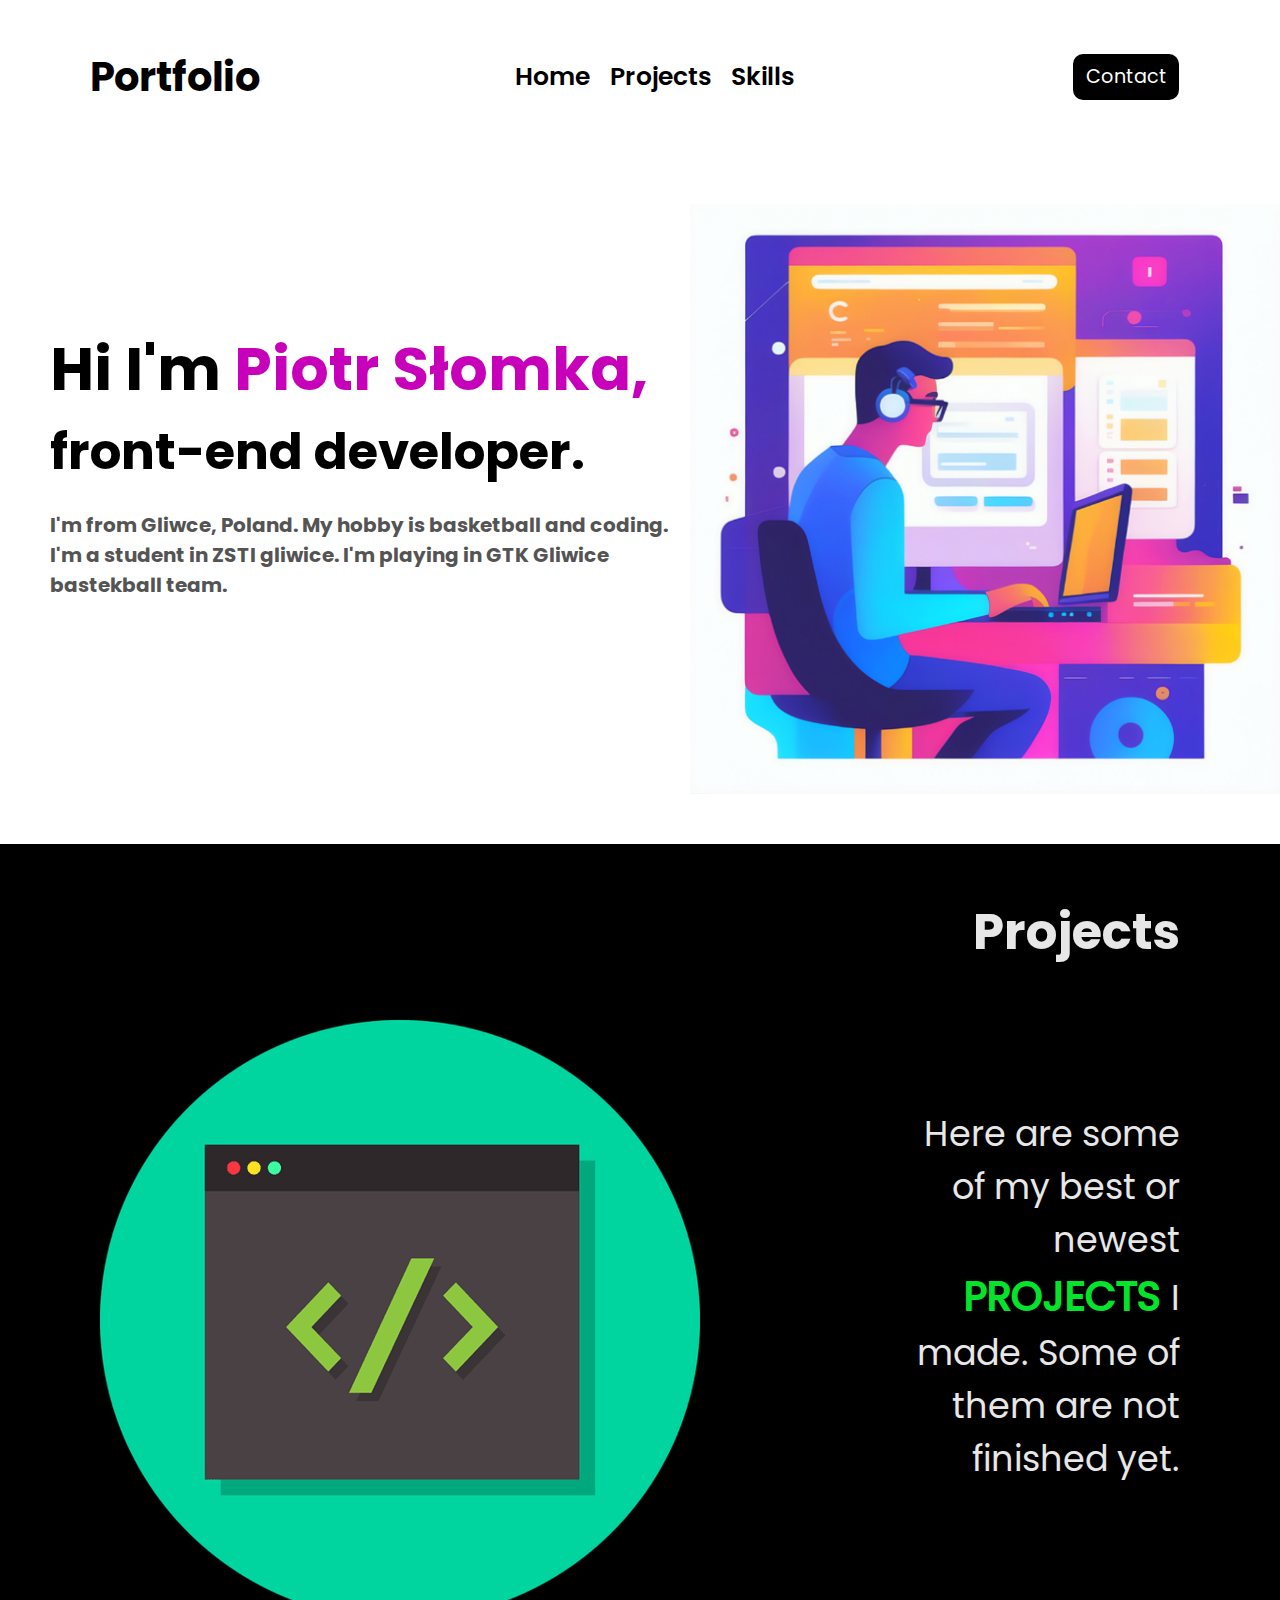
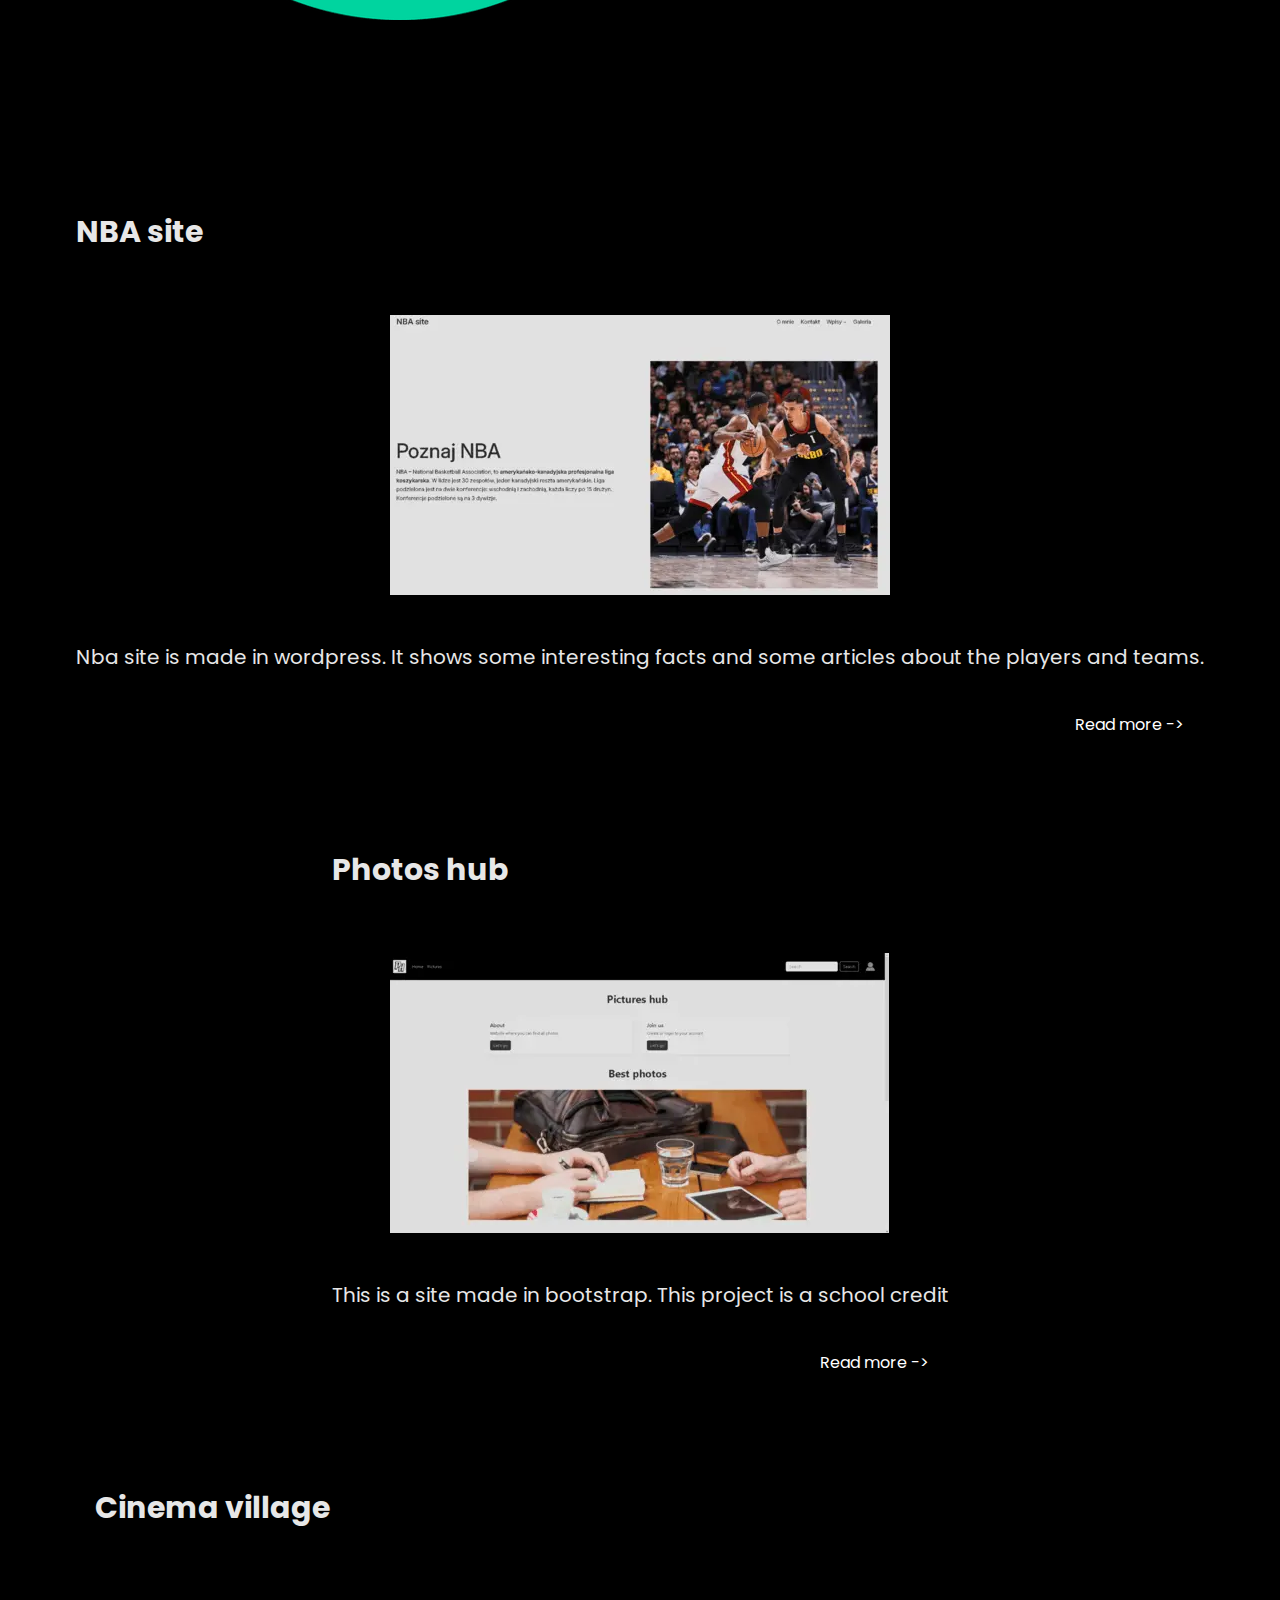
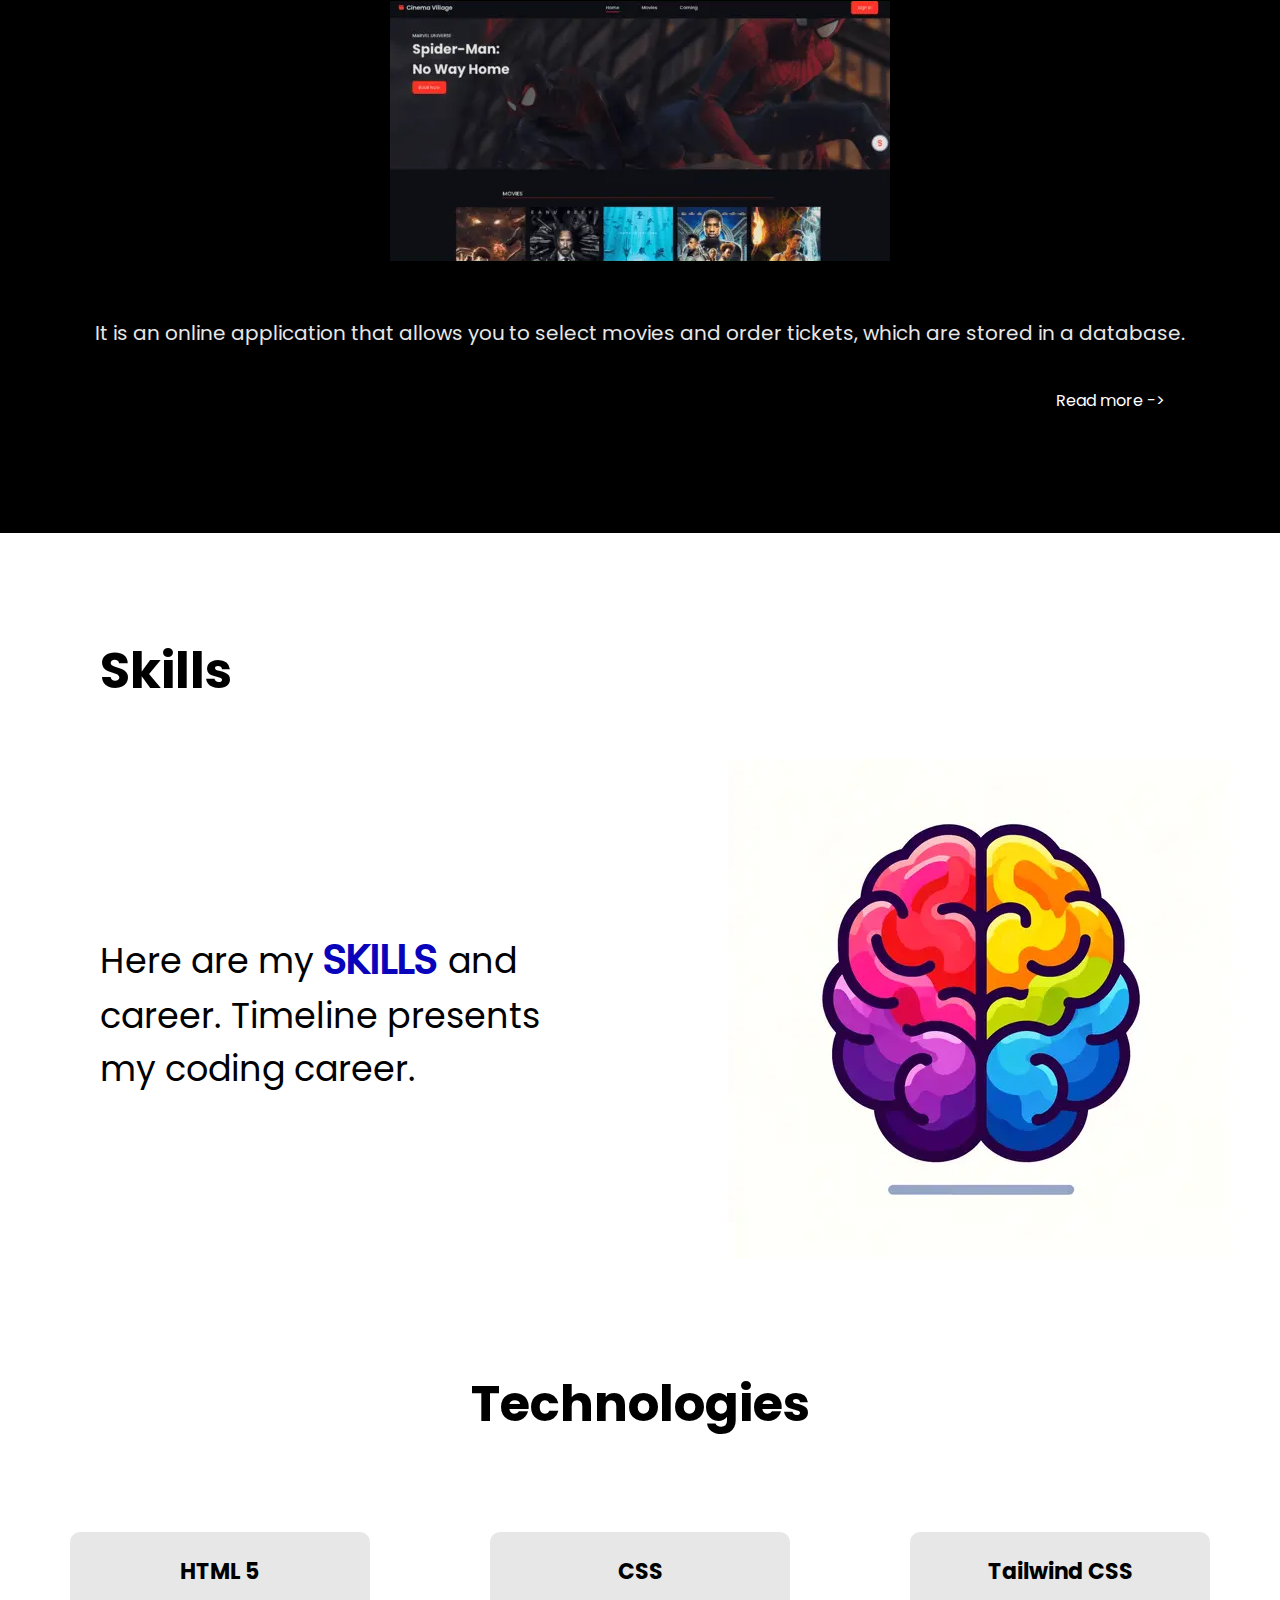
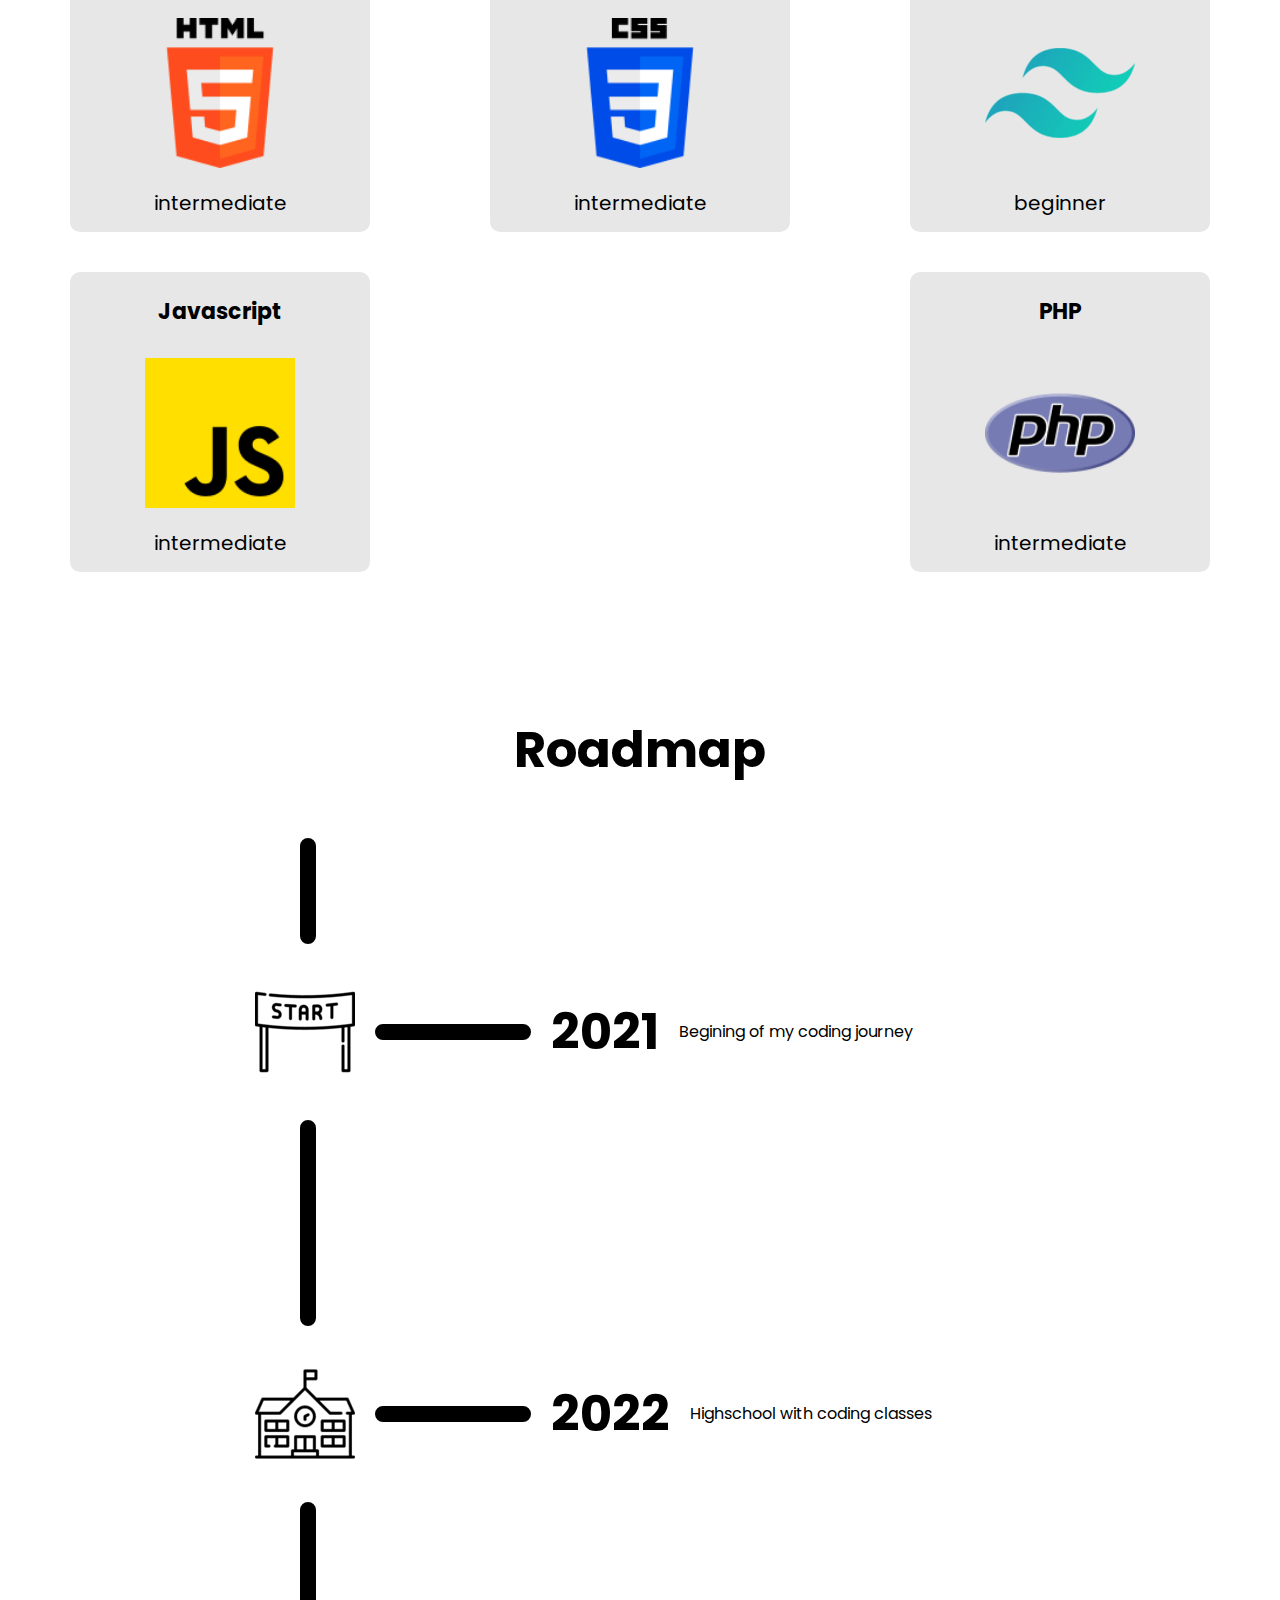
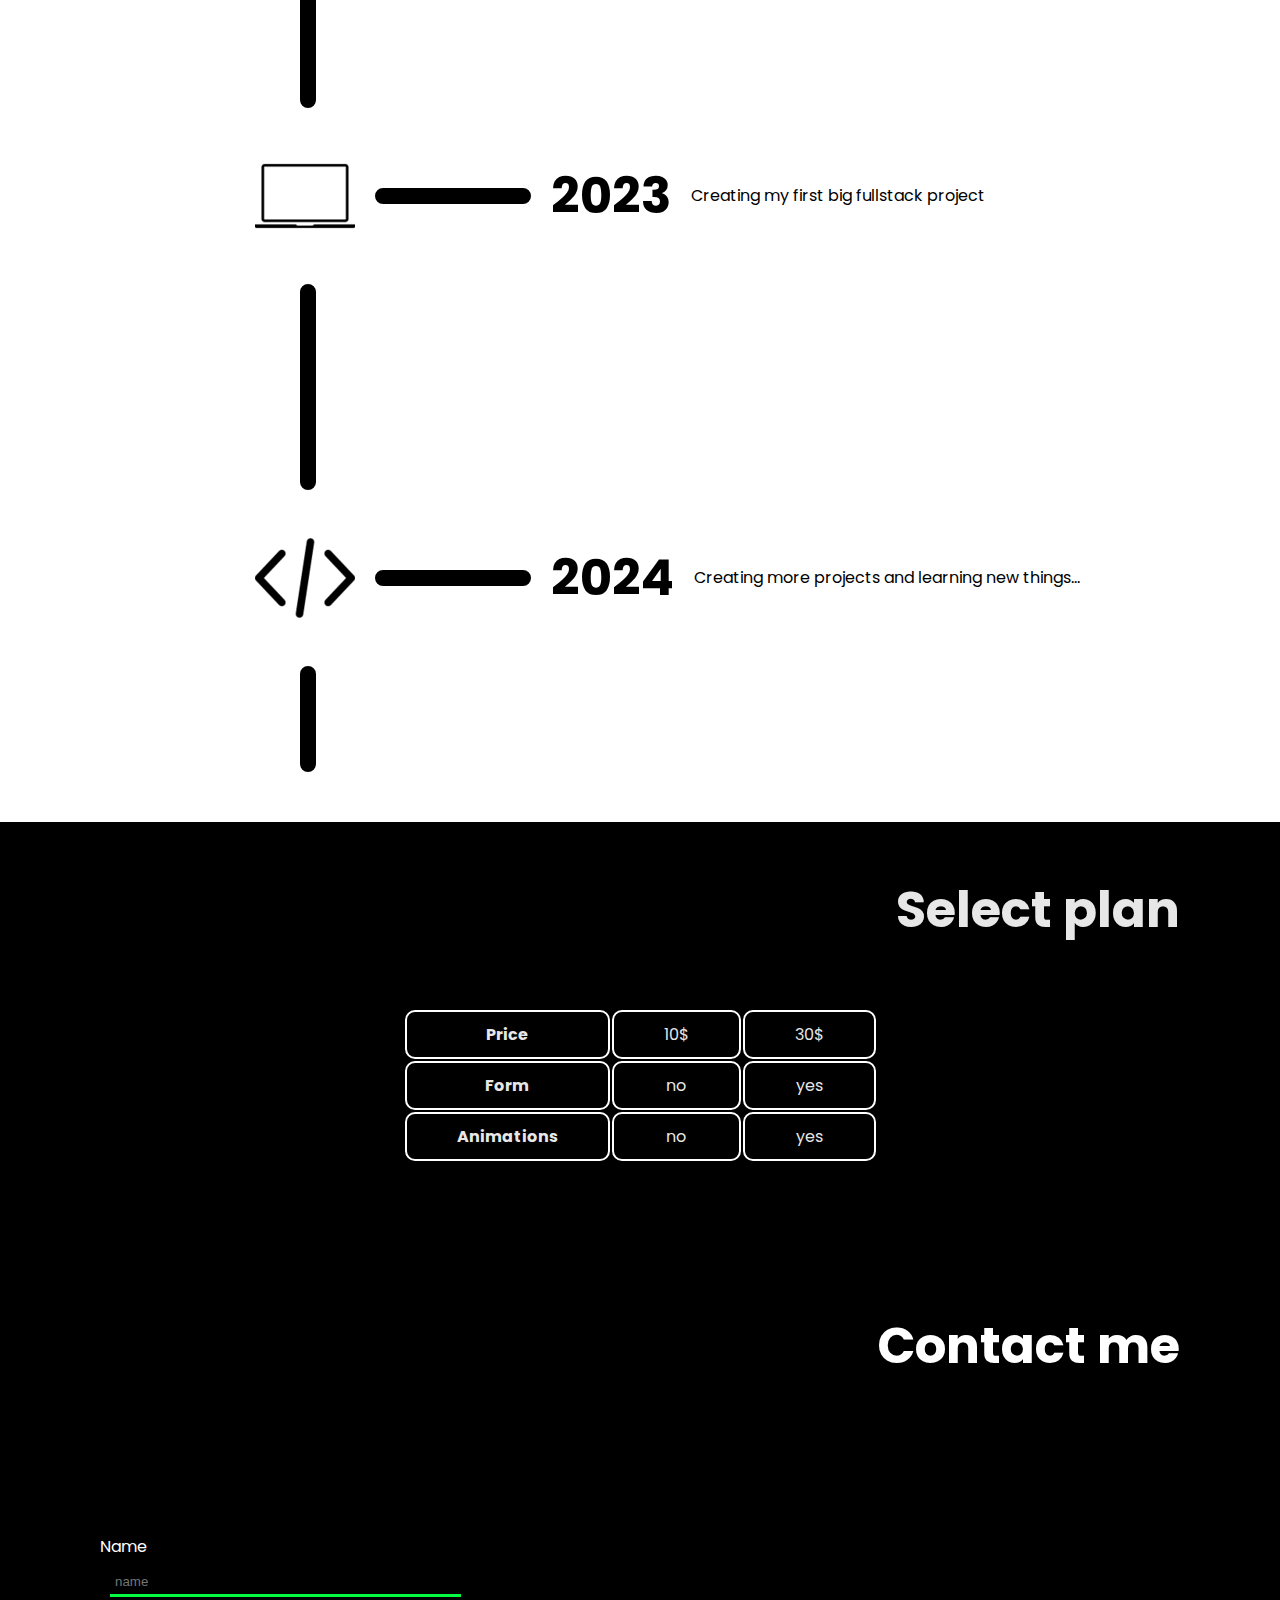
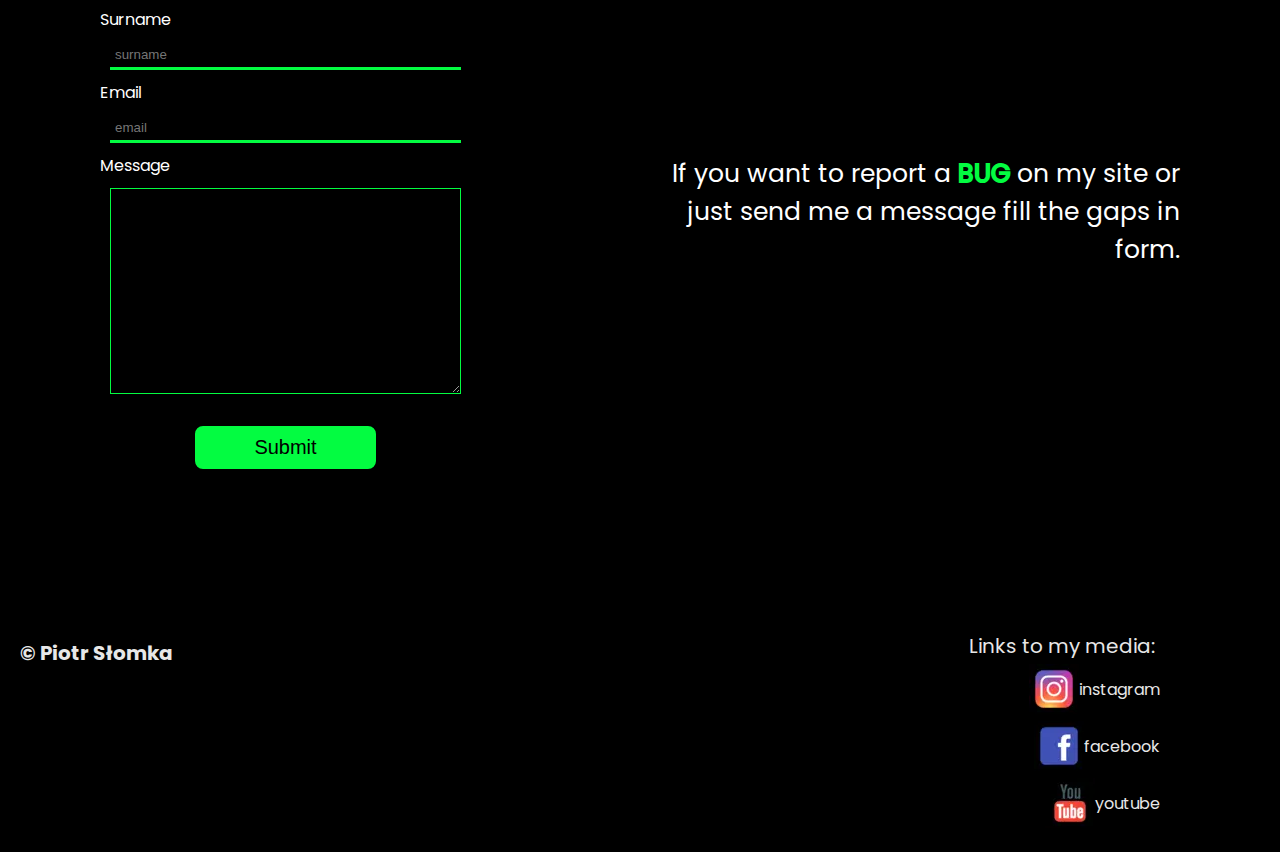
<file: index.html>
<!DOCTYPE html>
<html lang="en">
<head>
    <meta charset="UTF-8">
    <meta http-equiv="X-UA-Compatible" content="IE=edge">
    <meta name="viewport" content="width=device-width, initial-scale=1.0">
    <meta name="author" content="Piotr Słomka">
    <title>Piotr Słomka | Portfolio page</title>
    <link rel="stylesheet" href="styles/style.css">
    <link rel="stylesheet" href="styles/mobile.css" media="screen and (max-width: 480px)">
    <link rel="stylesheet" href="styles/tablet.css" media="screen and (min-width: 481px) and (max-width: 700px)">
    <link rel="stylesheet" href="styles/smallDesktop.css" media="screen and (min-width: 701px) and (max-width: 1200px)">
    <link rel="shortcut icon" href="img/PS.webp" type="image/x-icon">
    <meta name="description" content="Personal portfolio website with showing my skills nad projects">
    <meta name="keywords" content="HTML, CSS, JavaScript, Portfolio, Piotr, Github, Projects, Instagram, facebook, youtube">
    <script src="scripts/main.js" defer></script>
</head>
<body>
    <div class="container">
        <header id="me">
            <div class="header-cont">
            <h1 class="logo">Portfolio</h1>
            <nav>
                <ul class="navigation">
                    <li><a href="#me">Home</a></li>
                    <li><a href="#projects">Projects</a></li>
                    <li><a href="#skill">Skills</a></li>
                </ul>
            </nav>
            <div id="hamburger-icon" onclick="toggleMobileMenu(this)">
                <div class="bar1"></div>
                <div class="bar2"></div>
                <div class="bar3"></div>
                <ul class="mobile-menu">
                    <li><a href="#me">Home</a></li>
                    <li><a href="#projects">Projects</a></li>
                    <li><a href="#skill">Skills</a></li>
                    <li><a href="#contact-form" class="contact">Contact</a></li>
                </ul>
            </div>
            <div class="contact-container">
                <a href="#contact-form" class="contact">Contact</a>
            </div>
        </div>
    </header>
    <main>
        <div class="desc" >
            <h2 class="info">Hi I'm <span class="full-name">Piotr Słomka,</span></h2><div class="type">front-end developer.</div>
            <p class="name">I'm from Gliwce, Poland. My hobby is basketball and coding. I'm a student in ZSTI gliwice. I'm playing in GTK Gliwice bastekball team.</p>
        </div>
        <div class="img"><img src="img/mainPic.webp" alt="ai_image" class="responsive bounce-in-right" width="600" height="600"></div>
    </main>
    <section id="projects">
        <h3>Projects</h3>
        <div class="info-cont" >
            <img src="img/code-6127616_640.png" alt="coding" class="pulse">
            <p class="projects-info">Here are some of my best or newest <span class="pro"> PROJECTS </span> I made. Some of them are not finished yet.</p>
        </div>
        <div class="projects-cont">
            <div class="project left">
                <h4>NBA site</h4>
                <div class="pimg">
                    <a href="https://github.com/PSlomkaa?tab=repositories"><img src="img/nbaSite.webp" alt="nba_screen" width="500" height="280"></a>
                </div>
                <p class="nba-desc">Nba site is made in wordpress. It shows some interesting facts and some articles about the players and teams.</p>
                <a href="https://github.com/PSlomkaa?tab=repositories" class="more">Read more -></a>
            </div>
            <div class="project main">
                <h4>Photos hub</h4>
                <div class="pimg">
                    <a href="https://github.com/PSlomkaa?tab=repositories"><img src="img/picturesHub.webp" alt="photos_screen" width="500" height="280"></a>
                </div>
                <p class="photos-desc">This is a site made in bootstrap. This project is a school credit</p>
                <a href="https://github.com/PSlomkaa?tab=repositories" class="more">Read more -></a>
            </div>
            <div class="project right">
                <h4>Cinema village</h4>
                <div class="pimg">
                    <a href="https://github.com/PSlomkaa?tab=repositories"><img src="img/cinemaVillage.webp" alt="cinema_screen" width="500" height="280"></a>
                </div>
                <p class="cinema-desc"> It is an online application that allows you to select movies and order tickets, which are stored in a database. </p>
                <a href="https://github.com/PSlomkaa?tab=repositories" class="more">Read more -></a>
            </div>
        </div>
    </section>
    <section class="skill" id="skill">  
        <div class="skills-info-cont">
            <div class="h3-cont">
                <h3>Skills</h3>
            </div>
        <div class="skills-info">
            <p class="skills-desc">Here are my <span class="skill-outline"> SKILLS </span> and career. Timeline presents my coding career.</p>
            <div class="s-img-cont">
                <img src="img/brain.webp" alt="skills_img">
            </div>
        </div>
        </div>
        <div class="t-cont">
            <h3>Technologies</h3>
        </div>
        <div class="skills-cont">
            <div class="skill-card">
                <h4>HTML 5</h4>
                <img src="img/html.png" alt="html-logo" width="150" height="150">
                <p class="desc-skill">intermediate</p>
            </div>
            <div class="skill-card">
                <h4>CSS</h4>
                <img src="img/css-3.png" alt="css-logo" width="150" height="150">
                <p class="desc-skill">intermediate</p>
            </div>
            <div class="skill-card">
                <h4>Tailwind CSS</h4>
                <img src="img/tailwind-css.256x154.png" alt="tcss-logo" width="150" height="150">
                <p class="desc-skill">beginner</p>
            </div>
            <div class="skill-card">
                <h4>Javascript</h4>
                <img src="img/js.png" alt="js-logo" width="150" height="150">
                <p class="desc-skill">intermediate</p>
            </div>
            <div class="skill-card">
                <h4>PHP</h4>
                <img src="img/php.png" alt="php-logo" width="150" height="150">
                <p class="desc-skill">intermediate</p>
            </div>
        </div>
    </section>
    <section class="roadmap">
        <h3 class="map-title">Roadmap</h3>
        <div class="map-cont">
            <div class="line-up"></div>
            <div class="begin">
                <img src="img/start.png" alt="start" height="100" width="100">
                <div class="line-hor"></div>
                <div class="mobile-map">
                <h3 class="map-header">2021</h3>
                <p class="map-desc">Begining of my coding journey</p>
                </div>
            </div>
            <div class="line-mid"></div>
            <div class="school">
                <img src="img/school.png" alt="school" height="100" width="100">
                <div class="line-hor"></div>
                <div class="mobile-map">
                <h3 class="map-header">2022</h3>
                <p class="map-desc">Highschool with coding classes</p>
                </div>
            </div>
            <div class="line-mid"></div>
            <div class="go">
                <img src="img/notebook-computer.png" alt="laptop" height="100" width="100">
                <div class="line-hor"></div>
                <div class="mobile-map">
                <h3 class="map-header">2023</h3>
                <p class="map-desc">Creating my first big fullstack project</p>
                </div>
            </div>
            <div class="line-mid"></div>
            <div class="learn">
                <img src="img/coding.png" alt="laptop" height="100" width="100">
                <div class="line-hor"></div>
                <div class="mobile-map">
                <h3 class="map-header">2024</h3>
                <p class="map-desc">Creating more projects and learning new things...</p>
                </div>
            </div>
            <div class="line-up"></div>
        </div>
    </section>
    <section class="table-cont">
        <h3>Select plan</h3>
        <table class="tab-main">
            <tr class="tab-up">
                <td>1.Price</td>
            </tr>
            <tr>
                <td>2.Animations</td> 
            </tr>
            <tr>
                <td>3.Form</td>
            </tr>
        </table>
        <table>
            <tr>
                <th>Price</th>
                <td>10$</td>
                <td>30$</td>
            </tr>
            <tr>
                <th>Form</th>
                <td>no</td>
                <td>yes</td>
            </tr>
            <tr>
                <th>Animations</th>
                <td>no</td>
                <td>yes</td>
            </tr>
        </table>
    </section>
    <div class="contact-form" id="contact-form">
        <h3>Contact me</h3>
        <div class="contact-info">
        <form action="get">
            <label for="name">Name</label>
            <input type="text" name="name" id="name" required placeholder="name">
            <label for="surname">Surname</label>
            <input type="text" name="surname" id="surname" required placeholder="surname">
            <label for="email">Email</label>
            <input type="email" name="email" id="email" required placeholder="email">
            <label for="message">Message</label>
            <textarea name="message" id="message" cols="30" rows="10" required placeholder="your message">
            </textarea>
            <div class="submit-cont">
                <button class="submit" type="submit">Submit</button>
            </div>
        </form>
        <p class="contact-desc">If you want to report a <span class="bug-outline"> BUG </span> on my site or just send me a message fill the gaps in form.</p>
        </div>
    </div>
    <footer>
        <h4 class="copy">&copy; Piotr Słomka</h4>
        <div class="media-container">
            <div class="media-info">Links to my media: </div>
            <div class="instagram">
                <img src="img/icons8-instagram-144.webp" alt="instagram_logo" width="50" height="50">
                <p class="media-desc">instagram</p>
            </div>
            <div class="facebook">
                <img src="img/icons8-facebook-144.webp" alt="facebookk_logo" width="50" height="50">
                <p class="media-desc">facebook</p>
            </div>
            <div class="youtube">
                <img src="img/icons8-youtube-144.webp" alt="youtube_logo" width="50" height="50">
                <p class="media-desc">youtube</p>
            </div>
        </div>
    </footer>
    </div>
</body>
</html>
</file>
<file: styles/style.css>
@import url('https://fonts.googleapis.com/css2?family=Poppins:ital,wght@0,400;0,500;0,600;0,700;0,800;1,400;1,500;1,600;1,700;1,800&display=swap');

:root {
    --main-color: #000;
    --sec-text: rgb(84, 84, 84);
    --bgc:#ffffff;
    --projects-color: rgb(231, 231, 231);
}

.mobile-map {
    display: flex;
    justify-content: center;
    align-items: center;
}

#hamburger-icon {
    margin: 25px 0px;
    display: none;
    cursor: pointer;
    position: absolute;
    right: 0%;
    padding: 0 10px;
}

#hamburger-icon div {
    width: 35px;
    height: 3px;
    background: var(--main-color);
    margin: 6px 0;
    transition: .5s;
}

.open .bar1 {
    -webkit-transform: rotate(-45deg) translate(-6px, 6px);
    transform: rotate(-45deg) translate(-6px, 6px);
}

.open .bar2 {
    opacity: 0;
}

.open .bar3 {
    -webkit-transform: rotate(45deg) translate(-6px, -8px);
    transform: rotate(45deg) translate(-6px, -8px);
}

.open .mobile-menu {
    display: flex;
    flex-direction: column;
    align-items: center;
    justify-content: flex-start;
}

.mobile-menu {
    display: none;
    position: absolute;
    top: 40%;
    right:550%;
    height: 200px;
    padding: 0;
    width: 100%;
}

body {
    margin: 0;
    padding: 0%;
    box-sizing: border-box;
    font-family: "Poppins", sans-serif;
    scroll-behavior: smooth;
    background-color: var(--bgc);
    scroll-behavior: smooth;
}

.container {
    scroll-behavior: smooth;
    max-width: 1920px;
}

.header-cont {
    margin: 0 40px;
    padding: 20px 50px;
    display: flex;
    flex-direction: row;
}

.logo {
    flex-basis: 33%;
    font-size: 40px;
}

nav {
    display: flex;
    align-items: center;
    justify-content: center;
    flex-basis: 33%;
}

nav .navigation {
    display: flex;
    flex-direction: row;
}

li {
    padding: 10px;
    list-style: none;
}

li a {
    text-decoration: none;
    color: var(--main-color);
    font-size: 25px;
    font-weight: 600;
}

.contact-container {
    padding-right: 10px;
    display: flex;
    justify-content: right;
    align-items: center;
    flex-basis: 33%;
}

.contact {
    display: flex;
    justify-content: center;
    align-items: center;
    width: 100px;
    height: 40px;
    font-size: larger;
    text-decoration: none;
    color: rgb(255, 255, 255);
    border: 3px solid var(--main-color);
    background-color: var(--main-color);
    border-radius: 10px;
}

main {
    padding: 50px 0;
    display: flex;
}

.desc {
    margin-top: 100px;
    padding: 20px 0 20px 50px;
    max-width: 50%;
    font-size: 40px;
}

.full-name {
    color: #c601b9;
}

.info {
    margin: 0;
}

.type {
    font-size: 50px;
    overflow: hidden;
    white-space: nowrap;
    animation: typing 2.5s steps(100, end);
    font-weight: bold;
}

.name {
    max-width: 700px;
    font-weight: bold;
    font-size: 20px;
    color: var(--sec-text);
    animation: SlideLeft 1s ease-in 3s  both;
}

@keyframes typing {
    0% {
        width: 0;
    }
    100% {
        width: 100%;
    }
}

@keyframes SlideLeft {
    0% {
        transform: translateX(-800px);
    }
    80% {
        transform: translateX(30px);
    }
    100% {
        transform: translateX(0);
    }
}

.img {
    flex-basis: 50%;
    display: flex;
    justify-content: right;
}

.bounce-in-right {
    animation: bounce-in-right 3s ease-in 1;
  }


  @keyframes bounce-in-right {
    0% {
        visibility: hidden;
      opacity: 0;
      transform: translateX(2000px);
    }
    60% {
      opacity: 1;
      transform: translateX(-30px);
    }
    80% { transform: translateX(10px); }
    100% { transform: translateX(0); visibility: visible; }
  }

.responsive {
    height: 100%;
    max-height: 600px;
    width: 100%;
    max-width: 600px;
}

section {
    color: var(--projects-color);
    background-color: #000000;
    display: flex;
    flex-direction: column;
    padding-bottom: 50px;
}

section h3 {
    text-align: right;
    padding-right: 100px;
}

.info-cont {
    display: flex;
    margin:0 100px;
    font-size: 20px;
    align-items: end;
    text-align: end;
}

.info-cont img {
    height: 600px;
    width: 600px;
    padding-bottom: 150px;
}

.pulse {
    animation: pulse 1s infinite ease-in-out alternate;
  }

  @keyframes pulse {
    from { transform: scale(0.9); }
    to { transform: scale(1.1); }
  }

.projects-cont {
    display: flex;
    flex-direction: column;
    justify-content: center;
    flex-basis: 50%;
    align-items: center;
}

.project {
    display: flex;
    flex-direction: column;
    justify-content: center;
    margin-bottom: 50px;
    height: 500px;
    padding: 0 20px;
}


.projects-info {
    flex-basis: 50%;
    font-size: 35px;
    text-align: right;
    padding-bottom: 250px;
    padding-left: 200px;
}

.pro {
    font-size: 40px;
    -webkit-text-stroke: #05e32a 2px;
    color: #05e32a;
}

.pimg {
    display: flex;
    justify-content: center;
    align-items: center;
}

.project p {
    font-size: 20px;
}

.project a {
    margin: 20px;
}

.project h4 {
    font-size: 30px;
}

.more {
    text-decoration: none;
    text-align: right;
    color: var(--bgc);
}
.left {
    flex-basis: 33%;
}
.project img {
    width: 500px;
}

.project img:hover {
    transition: all .5s ease-in-out;
    filter: blur(4px);
}

.main {
    flex-basis: 33%;
}
.main img {
    width: 500px;
}
.right {
    flex-basis: 33%;
}
.right img {
    width: 500px;
}

section h3 {
    font-size: 50px;
}

.table-p {
    text-align: end;
    padding: 0px 50px;
}

table {
    padding: 10px;
    display: flex;
    justify-content: center;
}

.tab-main {
    display: none;
}

td, tr, th {
    text-align: center;
    padding: 10px 50px;
    border: var(--bgc) 2px solid;
    border-collapse: collapse;
    border-radius: 10px;
}

.skills-info-cont {
    background-color: var(--bgc);
    color: var(--main-color);
    padding: 50px 0;
}

.skills-info {
    display: flex;
    align-items: center;
}

.skill {
    background-color: var(--bgc);
    color: var(--main-color);
}

.h3-cont h3 {
    text-align: left;
    font-size: 50px;
    padding-left: 100px;
    background-color: var(--bgc);
    color: var(--main-color);
}

.skills-desc {
    font-size: 35px;
    padding-left: 100px;
    flex-basis: 50%;
    padding-right: 100px;
}

.t-cont {
    display: flex;
    justify-content: center;
    font-size: 30px;
}
.t-cont h3 {
    text-align: center;
    padding: 0%;
}

.skills-cont {
    display: flex;
    justify-content: space-between;
    flex-wrap: wrap;
    margin:20px 50px;
}

.skill-card {
    margin: 20px;
    height: 300px;
    width: 300px;
    background-color: var(--projects-color);
    color: var(--main-color);
    display: flex;
    justify-content: center;
    align-items: center;
    flex-direction: column;
    border-radius: 10px;
}

.skill-card h4 {
    font-size: 22px;
}

.skill-outline {
    font-size: 40px;
    color: #0903bb;
    -webkit-text-stroke: #0903bb 2px;
}

.skill-card p {
    font-size: 20px;
}

.skill-card:hover {
    background-color: var(--projects-color);
    color: var(--main-color);
    animation: hithere 1s ease-in-out;
}

.roadmap {
    background: var(--bgc);
    display: flex;
    justify-content: center;
}

.map-title {
    font-size: 50px;
    text-align: center;
    color: var(--main-color);
    padding: 0;
}

.line-up {
    background: var(--main-color);
    border: var(--main-color) solid 3px;
    border-radius: 10px;
    width: 10px;
    margin-left: 100px;
    height: 100px;
}

.line-mid {
    background: var(--main-color);
    border: var(--main-color) solid 3px;
    border-radius: 10px;
    width: 10px;
    margin-left: 100px;
    height: 200px;
}

.line-hor {
    background: var(--main-color);
    border: var(--main-color) solid 3px;
    border-radius: 10px;
    width: 150px;
    height: 10px;
}

.begin {
    display: flex;
    align-items: center;
}

.school {
    display: flex;
    align-items: center;
}

.go {
    display: flex;
    align-items: center;
}

.learn {
    display: flex;
    align-items: center;
}

.begin img {
    margin-left: 55px;
    margin-right: 20px;
}

.school img {
    margin-left: 55px;
    margin-right: 20px;
}

.go img {
    margin-left: 55px;
    margin-right: 20px;
}

.learn img {
    margin-left: 55px;
    margin-right: 20px;
}

.map-header {
    padding: 0 20px;
}

.map-cont {
    display: flex;
    flex-direction: column;
    max-width: 1000px;
    margin: auto;
}

.map-header, .map-desc {
    color: var(--main-color);
}

@keyframes hithere {
    30% { transform: scale(1.2); }
    40%, 60% { transform: rotate(-20deg) scale(1.2); }
    50% { transform: rotate(20deg) scale(1.2); }
    70% { transform: rotate(0deg) scale(1.2); }
    100% { transform: scale(1); }
}

.s-img-cont img {
    flex-basis: 50%;
    height: 500px;
    width: 600px;
    aspect-ratio: 1.13;
}

.bug-outline {
    color: #03fc41;
    -webkit-text-stroke: #03fc41 2px;
}

.contact-form {
    background-color: var(--main-color);
    color: var(--bgc);
    padding-top: 35px;
}

.contact-info {
    display: flex;
    align-items: center;
}

input {
    border-bottom: 3px solid #03fc41;
    border-top: transparent;
    border-left: transparent;
    border-right: transparent;
    background-color: var(--main-color);
    color: var(--bgc);
    padding: 5px;
    margin: 10px;
}

input:focus {
    outline: none;
    font-size: 20px;
    transition: ease-out .5s;
}

.contact-form h3 {
    text-align: right;
    font-size: 50px;
    padding-right: 100px;
}

form {
    display: flex;
    flex-direction: column;
    width: 600px;
    padding: 100px;
    flex-basis: 40%;
}

.submit-cont {
    display: flex;
    justify-content: center;
}

.submit {
    width: 50%;
    border-radius: 10px;
    padding: 10px;
    margin: 20px;
    background-color: #03fc41;
    border: #000000 2px solid;
    cursor: pointer;
    font-size: 20px;
}

.submit:hover {
    background-color: #fff;
    color: #000;
    transition: ease-in-out .5s;
}

.contact-desc {
    text-align: right;
    font-size: 25px;
    padding: 0 100px;
}

textarea {
    border: #03fc41 1px solid;
    background: var(--main-color);
    color: var(--bgc);
    font-size: 18px;
    margin: 10px;
}

textarea:focus {
    outline: none;
}

footer {
    background-color: var(--main-color);
    color: var(--projects-color);
    padding: 20px;
    display: flex;
}

h4 {
    flex-basis: 50%;
    font-size: 20px;
}

.media-container {
    flex-basis: 50%;
    display: flex;
    flex-direction: column;
    justify-content: right;
    align-items: flex-end;
    padding-top: 20px;
    padding-right: 100px;
}

.instagram, .facebook, .youtube {
    cursor: pointer;
    display: flex;
    justify-content: center;
    align-items: center;
}

.media-info {
    font-size: 20px;
    padding-right: 5px;
}
</file>
<file: styles/mobile.css>
@media only screen and (max-width: 480px) {
    .logo {
        font-size: 30px;
        display: flex;
        justify-content: center;
        align-content: center;
    }
    .header-cont {
        margin: 0;
        padding: 10px;
        display: flex;
        flex-direction: row;
    }
    th {
        display: none;
    }
    .tab-up {
        padding: 5px;
    }
    .tab-main {
        display: flex;
        justify-content: center;
        align-items: center;
    }
    .mobile-menu {
        right:60%;
        height: 300px;
    }
    #hamburger-icon {
        display: block;
    }
    nav {
        display: none;
    }
    .contact-container {
        display: none;
    }
    main {
        margin: 0 10px;
        padding: 0;
        display: flex;
        flex-direction: column;
    }
    .desc {
        min-width: 350px;
        margin-top: 50px;
        padding: 0;
        font-size: 30px;
    }
    .full-name {
        -webkit-text-stroke: #c601b9 2px;
        color: #c601b9;
    }
    .info {
        margin: 0;
    }
    .type {
        font-size: 30px;
        white-space: nowrap;
        animation: none;
    }
    .name {
        max-width: 700px;
        font-weight: bold;
        font-size: 20px;
        color: var(--sec-text);
        animation: none;
    }
    .bounce-in-right {
        animation: none;
      }
      section {
        color: var(--projects-color);
        background-color: #000000;
        display: flex;
        flex-direction: column;
        padding-bottom: 50px;
    }
    
    section h3 {
        text-align: center;
        padding-right: 0;
    }
    
    .info-cont {
        display: flex;
        flex-direction: column;
        min-width: 350px;
        margin:0;
        font-size: 20px;
        align-items: center;
        text-align: center;
    }
    
    .info-cont img {
        display: none;
    }
    
    .pulse {
        animation: none;
    }
    .project {
        display: flex;
        flex-direction: column;
        justify-content: center;
        margin-bottom: 50px;
        height: 500px;
        padding: 0;
    }
    .projects-info {
        flex-basis: 50%;
        font-size: 30px;
        text-align: right;
        padding-bottom: 50px;
        padding-left: 0;
        padding: 10px;
    }
    .pro {
        font-size: 30px;
        -webkit-text-stroke: #05e32a 2px;
        color: #05e32a;
    }
    
    .pimg {
        display: flex;
        justify-content: center;
        align-items: center;
    }
    .project h4 {
        font-size: 30px;
        text-align: center;
    }
    .more {
        margin: 0;
        text-decoration: none;
        font-size: 25px;
        text-align: center;
        color: var(--bgc);
    }
    .project img {
        max-width: 350px;
    }
    .projects-cont {
        display: flex;
        flex-direction: column;
        justify-content: center;
        flex-basis: 50%;
        align-items: center;
    }
    .cinema-desc {
        padding: 10px;
    }
    .photos-desc {
        padding: 10px;
    }
    .nba-desc {
        padding: 10px;
    }
    .skills-info-cont {
        background-color: var(--bgc);
        color: var(--main-color);
        padding: 20px 0;
    }
    .skills-info {
        display: flex;
        flex-direction: column;
        align-items: center;
    }
    
    .skill {
        background-color: var(--bgc);
        color: var(--main-color);
        padding: 20px;
        max-width: 350px;
    }
    
    .h3-cont h3 {
        text-align: center;
        font-size: 45px;
        padding-left: 0;
        background-color: var(--bgc);
        color: var(--main-color);
    }
    
    .skills-desc {
        font-size: 25px;
        padding-left: 10px;
        flex-basis: 50%;
        padding-right: 0;
    }
    .t-cont {
        display: flex;
        justify-content: center;
        font-size: 30px;
    }
    .t-cont h3 {
        text-align: center;
        padding: 0%;
    }
    
    .skills-cont {
        display: flex;
        justify-content: space-around;
        flex-wrap: wrap;
        margin:10px 30px;
        margin: auto;
    }
    .skill-card {
        margin: 10px;
        height: 300px;
        width: 300px;
        background-color: var(--projects-color);
        color: var(--main-color);
        display: flex;
        justify-content: center;
        align-items: center;
        flex-direction: column;
        border-radius: 10px;
    }
    .s-img-cont img {
        display: none;
    }
    .skill-card h4 {
        font-size: 25px;
    }
    .skill-outline {
        font-size: 30px;
        color: #0903bb;
        -webkit-text-stroke: #0903bb 2px;
    }

    .roadmap {
        max-width: 350px;
        margin: 0;
    }

    .line-hor {
        background: var(--main-color);
        border: var(--main-color) solid 0px;
        border-radius: 0;
        width: 0;
        height: 0;
    }
    .line-up {
        background: var(--main-color);
        border: var(--main-color) solid 3px;
        border-radius: 10px;
        width: 10px;
        margin-left: 100px;
        height: 80px;
    }
    
    .line-mid {
        background: var(--main-color);
        border: var(--main-color) solid 3px;
        border-radius: 10px;
        width: 10px;
        margin-left: 100px;
        height: 150px;
    }
    .begin {
        display: flex;
        text-align: center;
        font-size: 20px;
        padding-right: 10px;
    }
    
    .school {
        display: flex;
        text-align: center;
        font-size: 20px;
        padding-right: 10px;
    }
    
    .go {
        display: flex;
        text-align: center;
        font-size: 20px;
        padding-right: 10px;
    }
    
    .learn {
        display: flex;
        text-align: center;
        font-size: 20px;
        padding-right: 10px;
    }

    .mobile-map {
        display: flex;
        flex-direction: column;
    }
    .bug-outline {
        color: #03fc41;
        -webkit-text-stroke: #03fc41 2px;
    }
    
    .contact-form {
        background-color: var(--main-color);
        color: var(--bgc);
        padding-top: 35px;
    }
    
    .contact-info {
        display: flex;
        flex-direction: column-reverse;
        align-items: center;
    }
    
    input {
        border-bottom: 3px solid #03fc41;
        border-top: transparent;
        border-left: transparent;
        border-right: transparent;
        background-color: var(--main-color);
        color: var(--bgc);
        padding: 15px;
        margin: 10px;
        font-size: 25px;
        max-width: 350px;
    }
    
    input:focus {
        outline: none;
        font-size: 25px;
    }
    
    .contact-form h3 {
        text-align: right;
        font-size: 50px;
        padding-right: 100px;
    }
    
    form {
        display: flex;
        flex-direction: column;
        width: 400px;
        padding: 100px;
        flex-basis: 40%;
    }
    
    .submit-cont {
        display: flex;
        justify-content: center;
    }
    
    .submit {
        width: 50%;
        border-radius: 10px;
        padding: 10px;
        margin: 20px;
        background-color: #03fc41;
        cursor: pointer;
        font-size: 25px;
        font-weight: bold;
    }
    .contact-desc {
        text-align: center;
        font-size: 25px;
        padding: 0;
    }
    
    textarea {
        border: #03fc41 1px solid;
        background: var(--main-color);
        color: var(--bgc);
        font-size: 25px;
        margin: 10px;
        max-width: 400px;
    }
}
</file>
<file: styles/tablet.css>
@media only screen and (min-width: 481px) and (max-width: 700px) {
    .header-cont {
        margin: 0 20px;
        padding: 20px 30px;
        display: flex;
        justify-content: space-around;
        flex-direction: row;
        margin-bottom: 0;
    }
    th {
        display: none;
    }
    .tab-up {
        padding: 5px;
    }
    .tab-main {
        display: flex;
        justify-content: center;
        align-items: center;
    }
    .mobile-menu {
        top: 100%;
        right:100%;
        height: 300px;
        width: 500px;
        padding: 0;
        width: 100%;
    }
    #hamburger-icon {
        display: block;
    }
    nav {
        display: none;
    }
    .contact-container {
        display: none;
    }
    main {
        margin: 0;
        padding: 0;
        display: flex;
        flex-direction: column;
    }
    .type {
        font-size: 30px;
        white-space: nowrap;
        animation: none;
    }
    .desc {
        max-width: 100%;
    }
    .img img {
        margin:auto;
    }
    section {
        color: var(--projects-color);
        background-color: #000000;
        display: flex;
        flex-direction: column;
        padding-bottom: 50px;
    }
    
    section h3 {
        text-align: right;
        padding-right: 40px;
    }
    
    .info-cont {
        display: flex;
        flex-direction: column;
        margin:0;
        font-size: 20px;
        align-items: end;
        text-align: end;
    }
    
    .info-cont img {
        height: 450px;
        width: 450px;
        padding-bottom: 50px;
    }
    .pulse {
        animation: none;
        margin: auto;
    }
    .projects-cont {
        display: flex;
        flex-direction: column;
        justify-content: center;
        flex-basis: 50%;
        align-items: center;
    }
    
    .project {
        display: flex;
        flex-direction: column;
        justify-content: center;
        margin-bottom: 50px;
        max-height: 500px;
        max-width: 450px;
        padding: 0 20px;
    }
    
    .project img {
        max-width: 450px;
    }
    
    .projects-info {
        flex-basis: 50%;
        font-size: 25px;
        text-align: right;
        padding-bottom: 20px;
        padding-left: 50px;
        padding-right: 10px;
    }
    section h3 {
        font-size: 50px;
    }
    
    .skills-info-cont {
        background-color: var(--bgc);
        color: var(--main-color);
        padding: 20px 0;
    }
    
    .skills-info {
        display: flex;
        flex-direction: column;
        align-items: center;
    }

    .s-img-cont img {
        height: 400px;
        width: 450px;
    }
    
    .h3-cont h3 {
        padding-left: 50px;
        background-color: var(--bgc);
        color: var(--main-color);
    }
    
    .skills-desc {
        font-size: 35px;
        padding-left: 100px;
        flex-basis: 50%;
        padding-right: 100px;
    }
    .skills-cont {
        display: flex;
        justify-content: space-around;
        flex-wrap: wrap;
        margin:0px;
    }
    .skill-card h4 {
        font-size: 22px;
    }
    
    .skill-outline {
        font-size: 40px;
        color: #0903bb;
        -webkit-text-stroke: #0903bb 2px;
    }
    
    .skill-card p {
        font-size: 20px;
    }
    .roadmap {
        background: var(--bgc);
        display: flex;
        justify-content: center;
    }
    .map-title {
        font-size: 50px;
        text-align: center;
        color: var(--main-color);
        padding: 0;
    }
    
    .line-up {
        background: var(--main-color);
        border: var(--main-color) solid 3px;
        border-radius: 10px;
        width: 10px;
        margin-left: 100px;
        height: 80px;
    }
    
    .line-mid {
        background: var(--main-color);
        border: var(--main-color) solid 3px;
        border-radius: 10px;
        width: 10px;
        margin-left: 100px;
        height: 150px;
    }
    
    .line-hor {
        border: none;
        width: 0;
        height: 0;
    }
    .contact-form {
        background-color: var(--main-color);
        color: var(--bgc);
        padding-top: 35px;
    }
    
    .contact-info {
        display: flex;
        flex-direction: column-reverse;
        align-items: center;
    }
    
    input {
        border-bottom: 3px solid #03fc41;
        border-top: transparent;
        border-left: transparent;
        border-right: transparent;
        background-color: var(--main-color);
        color: var(--bgc);
        padding: 5px;
        margin: 10px;
        font-size: 25px;
        max-width: 450px;
    }
    
    input:focus {
        outline: none;
        font-size: 25px;
        transition: ease-out .5s;
    }
    
    .contact-form h3 {
        text-align: right;
        font-size: 50px;
        padding-right: 100px;
    }
    
    form {
        display: flex;
        flex-direction: column;
        width: 480px;
        padding: 0;
        flex-basis: 40%;
    }
    
    .submit-cont {
        display: flex;
        justify-content: center;
    }
    
    .submit {
        width: 50%;
        border-radius: 10px;
        padding: 10px;
        margin: 20px;
        background-color: #03fc41;
        border: #000000 2px solid;
        cursor: pointer;
        font-size: 40px;
    }
    
    .submit:hover {
        background-color: #fff;
        color: #000;
        transition: ease-in-out .5s;
    }
    
    .contact-desc {
        text-align: right;
        font-size: 25px;
        padding: 0 100px;
    }
    
    textarea {
        border: #03fc41 1px solid;
        background: var(--main-color);
        color: var(--bgc);
        font-size: 25px;
        margin: 10px;
        max-width: 450px;
    }
}
</file>
<file: styles/smallDesktop.css>
@media only screen and (min-width: 701px) and (max-width: 1200px) {
    .header-cont {
        margin: 0 20px;
        padding: 20px 30px;
        display: flex;
        justify-content: space-around;
        flex-direction: row;
        margin-bottom: 0;
    }
    main {
        margin: 0;
        padding: 0;
        display: flex;
        flex-direction: column;
    }
    .desc {
        max-width: 100%;
    }
    .img img {
        margin:auto;
    }
    section {
        display: flex;
        flex-direction: column;
        padding-bottom: 50px;
    }
    
    section h3 {
        text-align: right;
        padding-right: 40px;
    }
    
    .info-cont {
        display: flex;
        flex-direction: column;
        margin:0 50px;
        font-size: 20px;
        align-items: end;
        text-align: end;
    }
    
    .info-cont img {
        height: 600px;
        width: 600px;
        padding-bottom: 50px;
        aspect-ratio: 1.0;
    }
    .pulse {
        animation: none;
        margin: auto;
    }
    .projects-cont {
        display: flex;
        flex-direction: column;
        justify-content: center;
        flex-basis: 50%;
        align-items: center;
    }
    
    .project {
        display: flex;
        flex-direction: column;
        justify-content: center;
        margin-bottom: 50px;
        max-height: 500px;
        padding: 0 20px;
    }
    
    
    .projects-info {
        flex-basis: 50%;
        font-size: 35px;
        text-align: right;
        padding-bottom: 0;
        padding-left: 200px;
    }
    section h3 {
        font-size: 50px;
    }
    
    .skills-info-cont {
        background-color: var(--bgc);
        color: var(--main-color);
        padding: 20px 0;
    }
    
    .skills-info {
        display: flex;
        flex-direction: column;
        align-items: center;
    }
    
    .h3-cont h3 {
        padding-left: 50px;
        background-color: var(--bgc);
        color: var(--main-color);
    }
    
    .skills-desc {
        font-size: 35px;
        padding-left: 100px;
        flex-basis: 50%;
        padding-right: 100px;
    }
    .skills-cont {
        display: flex;
        justify-content: space-between;
        flex-wrap: wrap;
        margin:0px 30px;
    }
    .skill-card h4 {
        font-size: 22px;
    }
    
    .skill-outline {
        font-size: 40px;
        color: #0903bb;
        -webkit-text-stroke: #0903bb 2px;
    }
    
    .skill-card p {
        font-size: 20px;
    }
    .roadmap {
        background: var(--bgc);
        display: flex;
        justify-content: center;
    }
    .map-title {
        font-size: 50px;
        text-align: center;
        color: var(--main-color);
        padding: 0;
    }
    
    .line-up {
        background: var(--main-color);
        border: var(--main-color) solid 3px;
        border-radius: 10px;
        width: 10px;
        margin-left: 100px;
        height: 80px;
    }
    
    .line-mid {
        background: var(--main-color);
        border: var(--main-color) solid 3px;
        border-radius: 10px;
        width: 10px;
        margin-left: 100px;
        height: 150px;
    }
    
    .line-hor {
        background: var(--main-color);
        border: var(--main-color) solid 3px;
        border-radius: 10px;
        width: 100px;
        height: 10px;
    }
    .contact-form {
        background-color: var(--main-color);
        color: var(--bgc);
        padding-top: 35px;
    }
    
    .contact-info {
        display: flex;
        flex-direction: column-reverse;
        align-items: center;
    }
    
    input {
        border-bottom: 3px solid #03fc41;
        border-top: transparent;
        border-left: transparent;
        border-right: transparent;
        background-color: var(--main-color);
        color: var(--bgc);
        padding: 5px;
        margin: 10px;
        font-size: 25px;
    }
    
    input:focus {
        outline: none;
        font-size: 25px;
        transition: ease-out .5s;
    }
    
    .contact-form h3 {
        text-align: right;
        font-size: 50px;
        padding-right: 100px;
    }
    
    form {
        display: flex;
        flex-direction: column;
        width: 600px;
        padding: 0;
        flex-basis: 40%;
    }
    
    .submit-cont {
        display: flex;
        justify-content: center;
    }
    
    .submit {
        width: 50%;
        border-radius: 10px;
        padding: 10px;
        margin: 20px;
        background-color: #03fc41;
        border: #000000 2px solid;
        cursor: pointer;
        font-size: 40px;
    }
    
    .submit:hover {
        background-color: #fff;
        color: #000;
        transition: ease-in-out .5s;
    }
    
    .contact-desc {
        text-align: right;
        font-size: 25px;
        padding: 0 100px;
    }
    
    textarea {
        border: #03fc41 1px solid;
        background: var(--main-color);
        color: var(--bgc);
        font-size: 25px;
        margin: 10px;
    }
}
</file>
